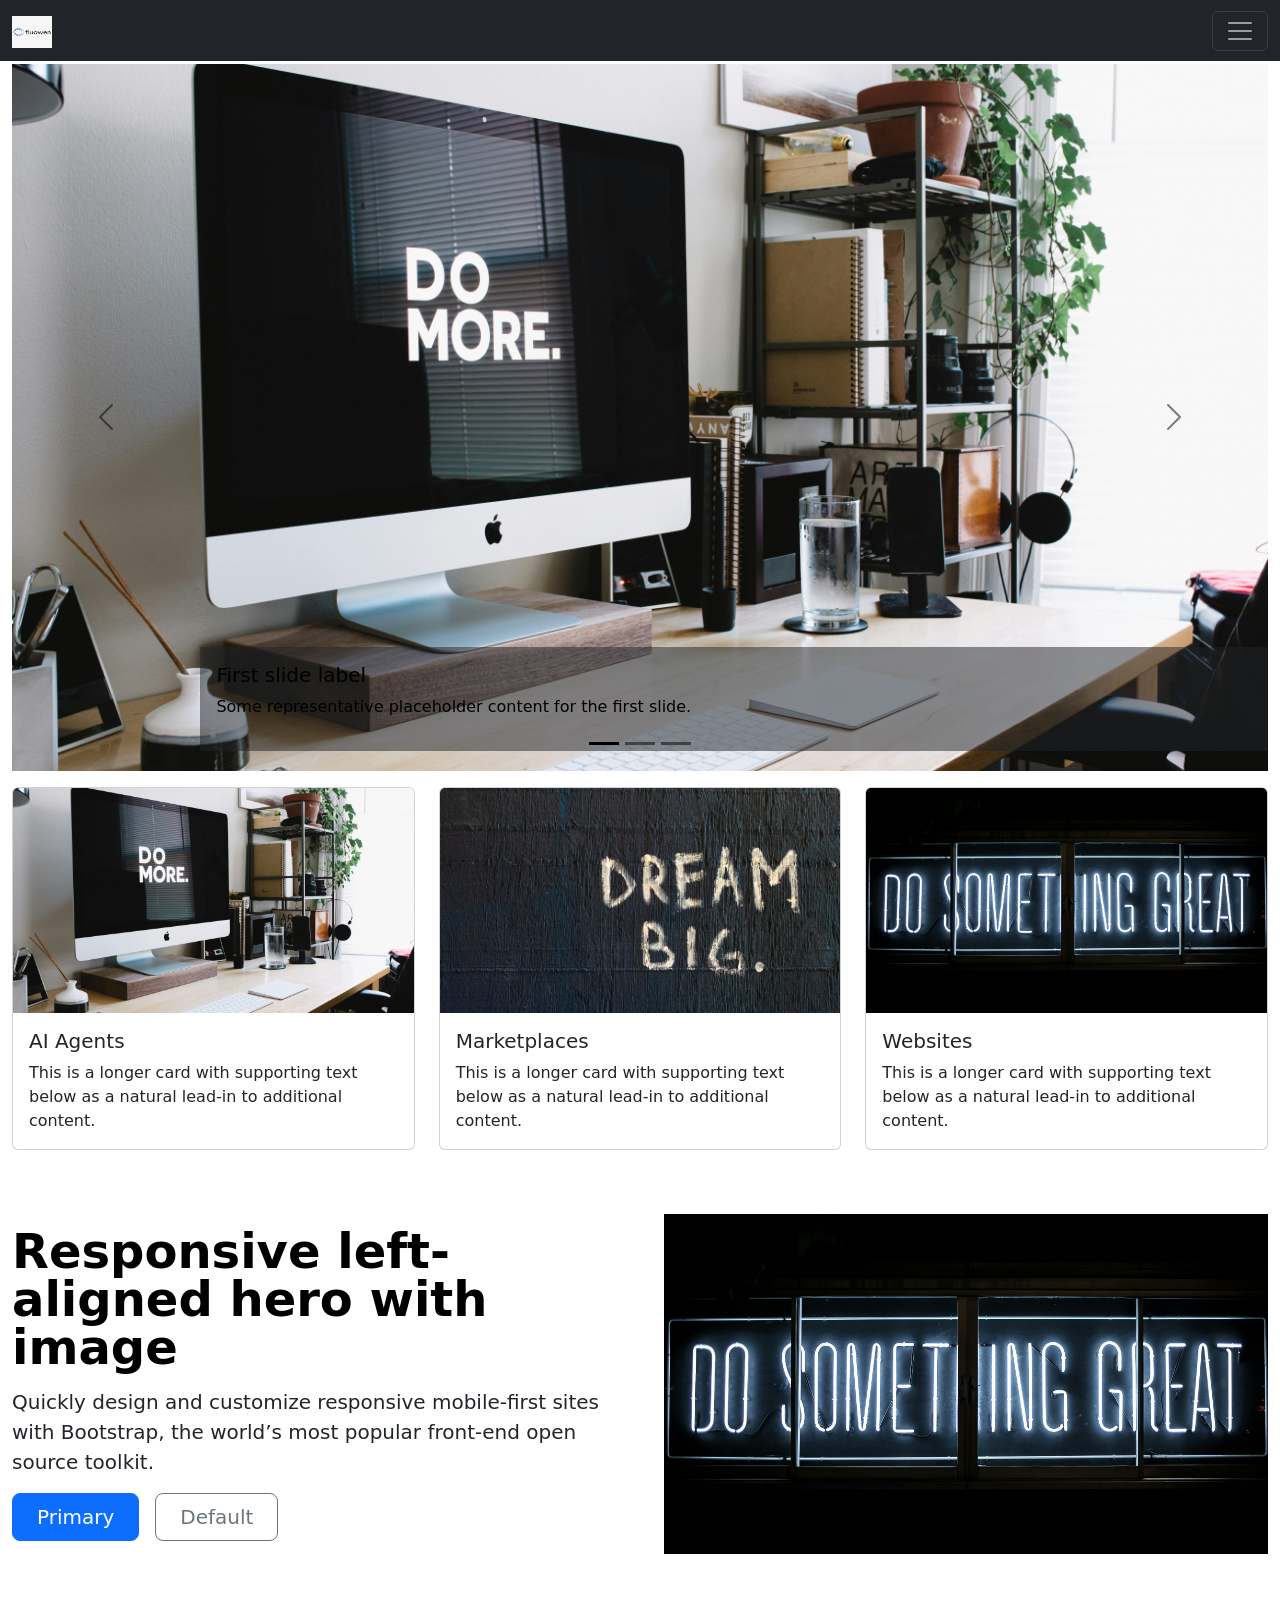
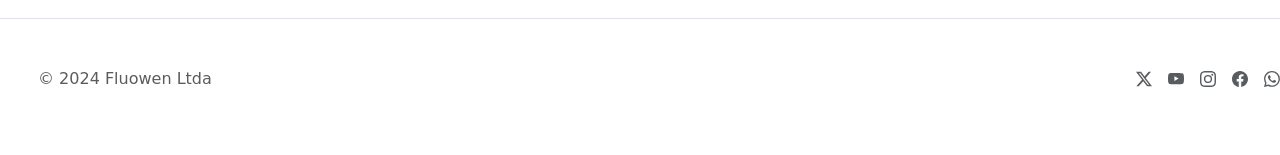
<file: __index.html>
<!doctype html>
<html lang="en">

<head>
    <meta charset="utf-8">
    <meta name="viewport" content="width=device-width, initial-scale=1">
    <title>Fluowen</title>
    <link href="https://cdn.jsdelivr.net/npm/bootstrap@5.3.3/dist/css/bootstrap.min.css" rel="stylesheet"
        integrity="sha384-QWTKZyjpPEjISv5WaRU9OFeRpok6YctnYmDr5pNlyT2bRjXh0JMhjY6hW+ALEwIH" crossorigin="anonymous">
</head>

<body class="pt-5">
    <!-- Navbar -->
    <nav class="navbar navbar-dark bg-dark fixed-top">
        <div class="container-fluid">
            <a class="navbar-brand" href="#">
                <img src="images/00_Logo.png" alt="Fluowen Logo" width="40" height="32"
                    class="d-inline-block align-text-top">
            </a>
            <button class="navbar-toggler" type="button" data-bs-toggle="offcanvas"
                data-bs-target="#offcanvasDarkNavbar" aria-controls="offcanvasDarkNavbar"
                aria-label="Toggle navigation">
                <span class="navbar-toggler-icon"></span>
            </button>
            <div class="offcanvas offcanvas-end text-bg-dark" tabindex="-1" id="offcanvasDarkNavbar"
                aria-labelledby="offcanvasDarkNavbarLabel">
                <div class="offcanvas-header">
                    <h5 class="offcanvas-title" id="offcanvasDarkNavbarLabel">Fluowen</h5>
                    <button type="button" class="btn-close btn-close-white" data-bs-dismiss="offcanvas"
                        aria-label="Close"></button>
                </div>
                <div class="offcanvas-body">
                    <ul class="navbar-nav justify-content-end flex-grow-1 pe-3">
                        <li class="nav-item">
                            <a class="nav-link active" aria-current="page" href="#">Home</a>
                        </li>
                        <li class="nav-item">
                            <a class="nav-link" href="#">Link</a>
                        </li>
                        <li class="nav-item dropdown">
                            <a class="nav-link dropdown-toggle" href="#" role="button" data-bs-toggle="dropdown"
                                aria-expanded="false">
                                Solutions
                            </a>
                            <ul class="dropdown-menu dropdown-menu-dark">
                                <li>
                                    <hr class="dropdown-divider"><strong>Digital</strong>
                                </li>
                                <li><a class="dropdown-item" href="#">AI Agents</a></li>
                                <li><a class="dropdown-item" href="#">Automated Websites</a></li>
                                <li>
                                    <hr class="dropdown-divider"><strong>Media</strong>
                                </li>
                                <li><a class="dropdown-item" href="#">Marketing</a></li>
                            </ul>
                        </li>
                    </ul>
                </div>
            </div>
        </div>
    </nav>

    <!-- Carousel Section -->
    <div class="container-fluid my-3" >
        <div id="carouselAbout" class="carousel carousel-dark slide" data-bs-ride="carousel">
            <div class="carousel-indicators">
                <button type="button" data-bs-target="#carouselAbout" data-bs-slide-to="0" class="active"
                    aria-current="true" aria-label="AI Agents"></button>
                <button type="button" data-bs-target="#carouselAbout" data-bs-slide-to="1"
                    aria-label="Marketplaces overview"></button>
                <button type="button" data-bs-target="#carouselAbout" data-bs-slide-to="2"
                    aria-label="Website design"></button>
            </div>
            <div class="carousel-inner">
                <div class="carousel-item active" data-bs-interval="5000">
                    <img src="images/01_AI_Agents.jpg" class="d-block w-100" alt="AI Agents interacting with users"
                        loading="lazy">
                    <div class="carousel-caption w-100 bg-dark bg-opacity-50 text-start p-3">
                        <h5>First slide label</h5>
                        <p>Some representative placeholder content for the first slide.</p>
                    </div>
                </div>
                <div class="carousel-item" data-bs-interval="5000">
                    <img src="images/02_Marketplaces.jpg" class="d-block w-100" alt="Marketplaces overview"
                        loading="lazy">
                    <div class="carousel-caption w-100 bg-dark bg-opacity-50 text-start p-3">
                        <h5>Second slide label</h5>
                        <p>Some representative placeholder content for the second slide.</p>
                    </div>
                </div>
                <div class="carousel-item" data-bs-interval="5000">
                    <img src="images/03_Websites.jpg" class="d-block w-100" alt="Website designs" loading="lazy">
                    <div class="carousel-caption w-100 bg-dark bg-opacity-50 text-start p-3">
                        <h5>Third slide label</h5>
                        <p>Some representative placeholder content for the third slide.</p>
                    </div>
                </div>
            </div>
            <button class="carousel-control-prev" type="button" data-bs-target="#carouselAbout" data-bs-slide="prev">
                <span class="carousel-control-prev-icon" aria-hidden="true"></span>
                <span class="visually-hidden">Previous</span>
            </button>
            <button class="carousel-control-next" type="button" data-bs-target="#carouselAbout" data-bs-slide="next">
                <span class="carousel-control-next-icon" aria-hidden="true"></span>
                <span class="visually-hidden">Next</span>
            </button>
        </div>
    </div>

    <!-- Cards Section -->
    <div class="container-fluid my-3">
        <div class="row row-cols-1 row-cols-md-3 g-4">
            <div class="col">
                <div class="card h-100">
                    <img src="images/01_AI_Agents.jpg" class="card-img-top" alt="AI Agents" loading="lazy">
                    <div class="card-body">
                        <h5 class="card-title">AI Agents</h5>
                        <p class="card-text">This is a longer card with supporting text below as a natural lead-in
                            to additional content.</p>
                    </div>
                </div>
            </div>
            <div class="col">
                <div class="card h-100">
                    <img src="images/02_Marketplaces.jpg" class="card-img-top" alt="Marketplaces" loading="lazy">
                    <div class="card-body">
                        <h5 class="card-title">Marketplaces</h5>
                        <p class="card-text">This is a longer card with supporting text below as a natural lead-in
                            to additional content.</p>
                    </div>
                </div>
            </div>
            <div class="col">
                <div class="card h-100">
                    <img src="images/03_Websites.jpg" class="card-img-top" alt="Websites" loading="lazy">
                    <div class="card-body">
                        <h5 class="card-title">Websites</h5>
                        <p class="card-text">This is a longer card with supporting text below as a natural lead-in
                            to additional content.</p>
                    </div>
                </div>
            </div>
        </div>
    </div>

    <!-- Hero Section -->
    <div class="container-fluid my-3">
        <div class="row flex-lg-row-reverse align-items-center g-5 py-5">
            <div class="col-10 col-sm-8 col-lg-6">
                <img src="images/03_Websites.jpg" class="d-block mx-lg-auto img-fluid" alt="Responsive web design"
                    width="700" height="500" loading="lazy">
            </div>
            <div class="col-lg-6">
                <h1 class="display-5 fw-bold text-body-emphasis lh-1 mb-3">Responsive left-aligned hero with image</h1>
                <p class="lead">Quickly design and customize responsive mobile-first sites with Bootstrap, the world’s
                    most popular front-end open source toolkit.</p>
                <div class="d-grid gap-2 d-md-flex justify-content-md-start">
                    <button type="button" class="btn btn-primary btn-lg px-4 me-md-2">Primary</button>
                    <button type="button" class="btn btn-outline-secondary btn-lg px-4">Default</button>
                </div>
            </div>
        </div>
    </div>

    <!-- Footer -->
    <footer class="d-flex flex-wrap justify-content-between align-items-center py-5 my-3 border-top">
        <div class="col-md-4 d-flex align-items-center">
            <a href="/" class="mb-3 me-2 mb-md-0 text-body-secondary text-decoration-none lh-1">
                <svg class="bi" width="30" height="24">
                    <use xlink:href="#bootstrap"></use>
                </svg>
            </a>
            <span class="mb-3 mb-md-0 text-body-secondary">© 2024 Fluowen Ltda</span>
        </div>
        <ul class="nav col-md-8 justify-content-end list-unstyled d-flex">
            <li class="ms-3">
                <a href="#" target="_blank" class="text-body-secondary" aria-label="Twitter">
                    <svg xmlns="http://www.w3.org/2000/svg" width="16" height="16" fill="currentColor"
                        class="bi bi-twitter-x" viewBox="0 0 16 16">
                        <path
                            d="M12.6.75h2.454l-5.36 6.142L16 15.25h-4.937l-3.867-5.07-4.425 5.07H.316l5.733-6.57L0 .75h5.063l3.495 4.633L12.601.75Zm-.86 13.028h1.36L4.323 2.145H2.865z" />
                    </svg>
            </li>
            <li class="ms-3">
                <a href="https://www.youtube.com/@fluowen" target="_blank" class="text-body-secondary" aria-label="YouTube">
                    <svg xmlns="http://www.w3.org/2000/svg" width="16" height="16" fill="currentColor" class="bi bi-youtube" viewBox="0 0 16 16">
                        <path d="M8.051 1.999h.089c.822.003 4.987.033 6.11.335a2.01 2.01 0 0 1 1.415 1.42c.101.38.172.883.22 1.402l.01.104.022.26.008.104c.065.914.073 1.77.074 1.957v.075c-.001.194-.01 1.108-.082 2.06l-.008.105-.009.104c-.05.572-.124 1.14-.235 1.558a2.01 2.01 0 0 1-1.415 1.42c-1.16.312-5.569.334-6.18.335h-.142c-.309 0-1.587-.006-2.927-.052l-.17-.006-.087-.004-.171-.007-.171-.007c-1.11-.049-2.167-.128-2.654-.26a2.01 2.01 0 0 1-1.415-1.419c-.111-.417-.185-.986-.235-1.558L.09 9.82l-.008-.104A31 31 0 0 1 0 7.68v-.123c.002-.215.01-.958.064-1.778l.007-.103.003-.052.008-.104.022-.26.01-.104c.048-.519.119-1.023.22-1.402a2.01 2.01 0 0 1 1.415-1.42c.487-.13 1.544-.21 2.654-.26l.17-.007.172-.006.086-.003.171-.007A100 100 0 0 1 7.858 2zM6.4 5.209v4.818l4.157-2.408z"/>
                      </svg>
            </li>
            <li class="ms-3">
                <a href="#" target="_blank" class="text-body-secondary" aria-label="Instagram">
                    <svg xmlns="http://www.w3.org/2000/svg" width="16" height="16" fill="currentColor"
                        class="bi bi-instagram" viewBox="0 0 16 16">
                        <path
                            d="M8 0C5.829 0 5.556.01 4.703.048 3.85.088 3.269.222 2.76.42a3.9 3.9 0 0 0-1.417.923A3.9 3.9 0 0 0 .42 2.76C.222 3.268.087 3.85.048 4.7.01 5.555 0 5.827 0 8.001c0 2.172.01 2.444.048 3.297.04.852.174 1.433.372 1.942.205.526.478.972.923 1.417.444.445.89.719 1.416.923.51.198 1.09.333 1.942.372C5.555 15.99 5.827 16 8 16s2.444-.01 3.298-.048c.851-.04 1.434-.174 1.943-.372a3.9 3.9 0 0 0 1.416-.923c.445-.445.718-.891.923-1.417.197-.509.332-1.09.372-1.942C15.99 10.445 16 10.173 16 8s-.01-2.445-.048-3.299c-.04-.851-.175-1.433-.372-1.941a3.9 3.9 0 0 0-.923-1.417A3.9 3.9 0 0 0 13.24.42c-.51-.198-1.092-.333-1.943-.372C10.443.01 10.172 0 7.998 0zm-.717 1.442h.718c2.136 0 2.389.007 3.232.046.78.035 1.204.166 1.486.275.373.145.64.319.92.599s.453.546.598.92c.11.281.24.705.275 1.485.039.843.047 1.096.047 3.231s-.008 2.389-.047 3.232c-.035.78-.166 1.203-.275 1.485a2.5 2.5 0 0 1-.599.919c-.28.28-.546.453-.92.598-.28.11-.704.24-1.485.276-.843.038-1.096.047-3.232.047s-2.39-.009-3.233-.047c-.78-.036-1.203-.166-1.485-.276a2.5 2.5 0 0 1-.92-.598 2.5 2.5 0 0 1-.6-.92c-.109-.281-.24-.705-.275-1.485-.038-.843-.046-1.096-.046-3.233s.008-2.388.046-3.231c.036-.78.166-1.204.276-1.486.145-.373.319-.64.599-.92s.546-.453.92-.598c.282-.11.705-.24 1.485-.276.738-.034 1.024-.044 2.515-.045zm4.988 1.328a.96.96 0 1 0 0 1.92.96.96 0 0 0 0-1.92m-4.27 1.122a4.109 4.109 0 1 0 0 8.217 4.109 4.109 0 0 0 0-8.217m0 1.441a2.667 2.667 0 1 1 0 5.334 2.667 2.667 0 0 1 0-5.334" />
                    </svg>
            </li>
            <li class="ms-3">
                <a href="#" target="_blank" class="text-body-secondary" aria-label="Facebook">
                    <svg xmlns="http://www.w3.org/2000/svg" width="16" height="16" fill="currentColor"
                        class="bi bi-facebook" viewBox="0 0 16 16">
                        <path
                            d="M16 8.049c0-4.446-3.582-8.05-8-8.05C3.58 0-.002 3.603-.002 8.05c0 4.017 2.926 7.347 6.75 7.951v-5.625h-2.03V8.05H6.75V6.275c0-2.017 1.195-3.131 3.022-3.131.876 0 1.791.157 1.791.157v1.98h-1.009c-.993 0-1.303.621-1.303 1.258v1.51h2.218l-.354 2.326H9.25V16c3.824-.604 6.75-3.934 6.75-7.951" />
                    </svg>
            </li>
            <li class="ms-3">
                <a href="https://wa.me/55119815954848" target="_blank" class="text-body-secondary" aria-label="WhatsApp">
                    <svg xmlns="http://www.w3.org/2000/svg" width="16" height="16" fill="currentColor"
                        class="bi bi-whatsapp" viewBox="0 0 16 16">
                        <path
                            d="M13.601 2.326A7.85 7.85 0 0 0 7.994 0C3.627 0 .068 3.558.064 7.926c0 1.399.366 2.76 1.057 3.965L0 16l4.204-1.102a7.9 7.9 0 0 0 3.79.965h.004c4.368 0 7.926-3.558 7.93-7.93A7.9 7.9 0 0 0 13.6 2.326zM7.994 14.521a6.6 6.6 0 0 1-3.356-.92l-.24-.144-2.494.654.666-2.433-.156-.251a6.56 6.56 0 0 1-1.007-3.505c0-3.626 2.957-6.584 6.591-6.584a6.56 6.56 0 0 1 4.66 1.931 6.56 6.56 0 0 1 1.928 4.66c-.004 3.639-2.961 6.592-6.592 6.592m3.615-4.934c-.197-.099-1.17-.578-1.353-.646-.182-.065-.315-.099-.445.099-.133.197-.513.646-.627.775-.114.133-.232.148-.43.05-.197-.1-.836-.308-1.592-.985-.59-.525-.985-1.175-1.103-1.372-.114-.198-.011-.304.088-.403.087-.088.197-.232.296-.346.1-.114.133-.198.198-.33.065-.134.034-.248-.015-.347-.05-.099-.445-1.076-.612-1.47-.16-.389-.323-.335-.445-.34-.114-.007-.247-.007-.38-.007a.73.73 0 0 0-.529.247c-.182.198-.691.677-.691 1.654s.71 1.916.81 2.049c.098.133 1.394 2.132 3.383 2.992.47.205.84.326 1.129.418.475.152.904.129 1.246.08.38-.058 1.171-.48 1.338-.943.164-.464.164-.86.114-.943-.049-.084-.182-.133-.38-.232" />
                    </svg>
            </li>
        </ul>
    </footer>

    <script src="https://cdn.jsdelivr.net/npm/bootstrap@5.3.3/dist/js/bootstrap.bundle.min.js"
        integrity="sha384-YvpcrYf0tY3lHB60NNkmXc5s9fDVZLESaAA55NDzOxhy9GkcIdslK1eN7N6jIeHz"
        crossorigin="anonymous"></script>
</body>

</html>
</file>
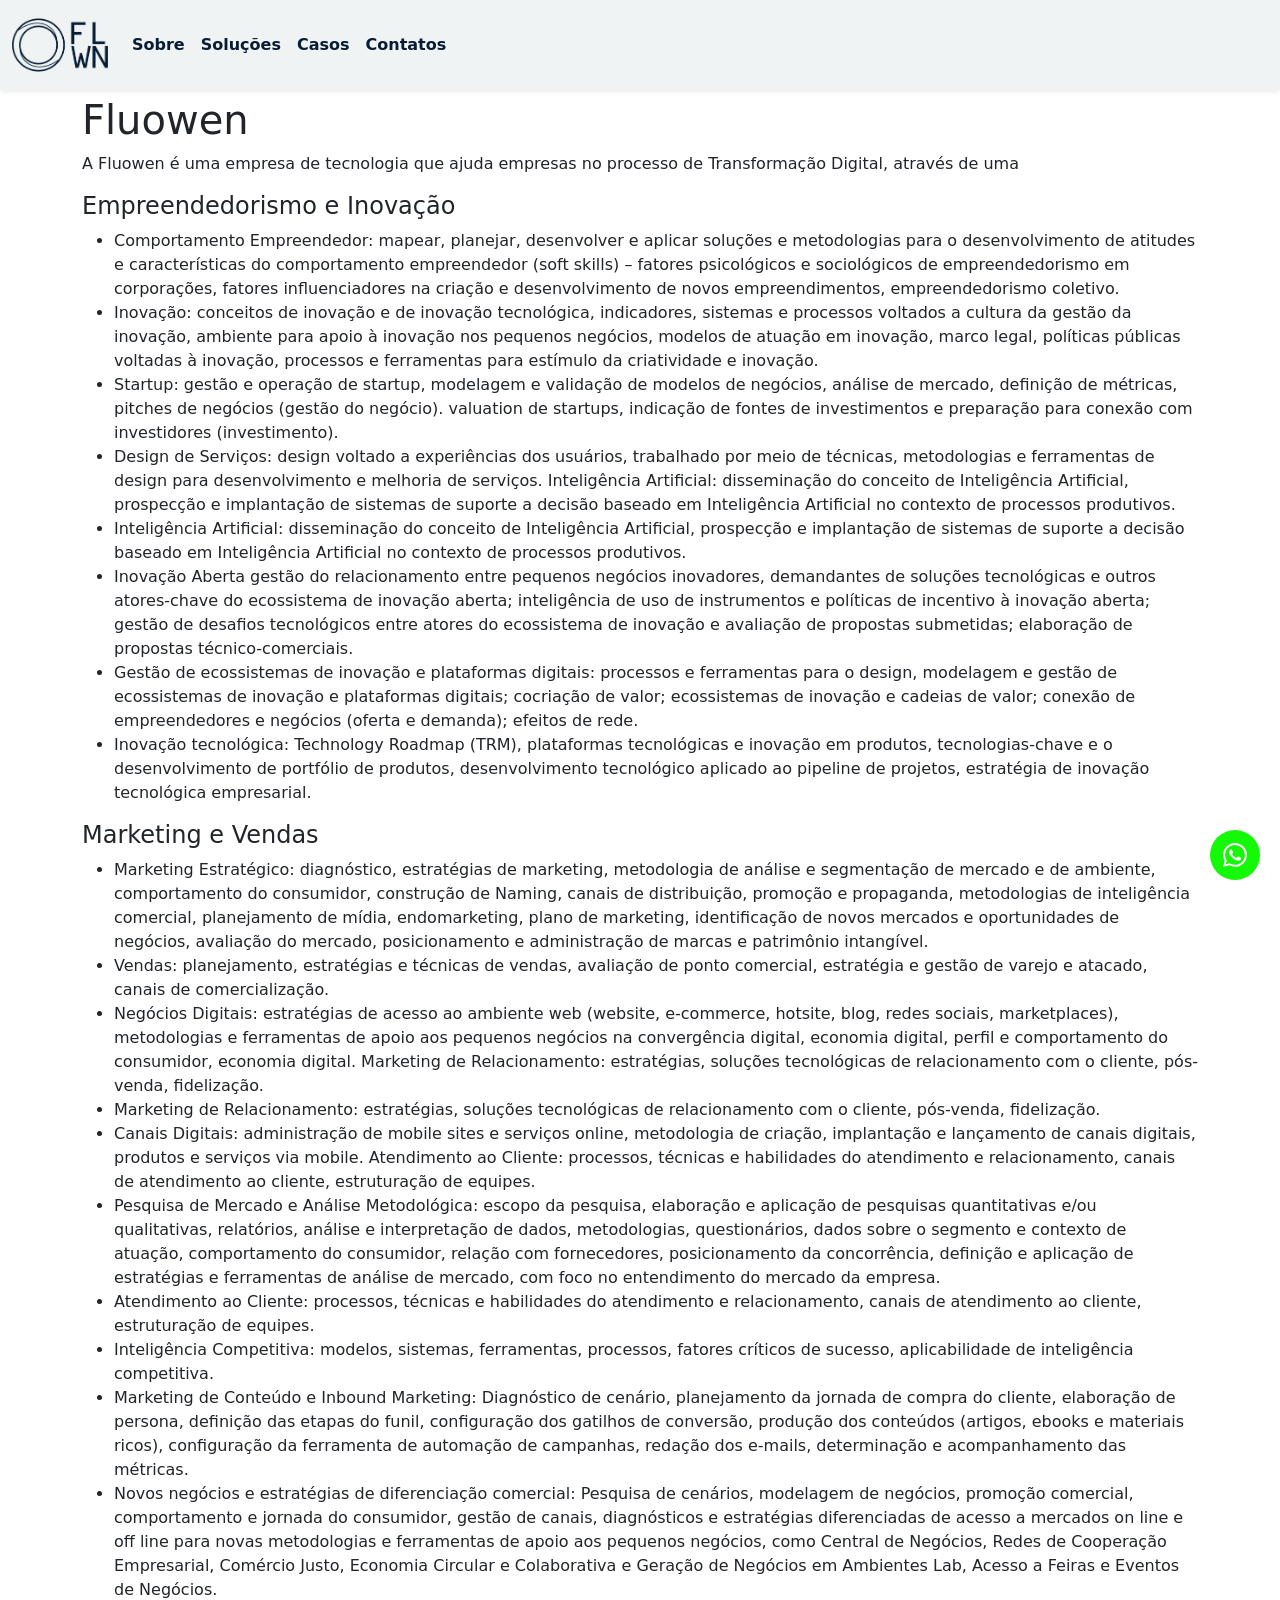
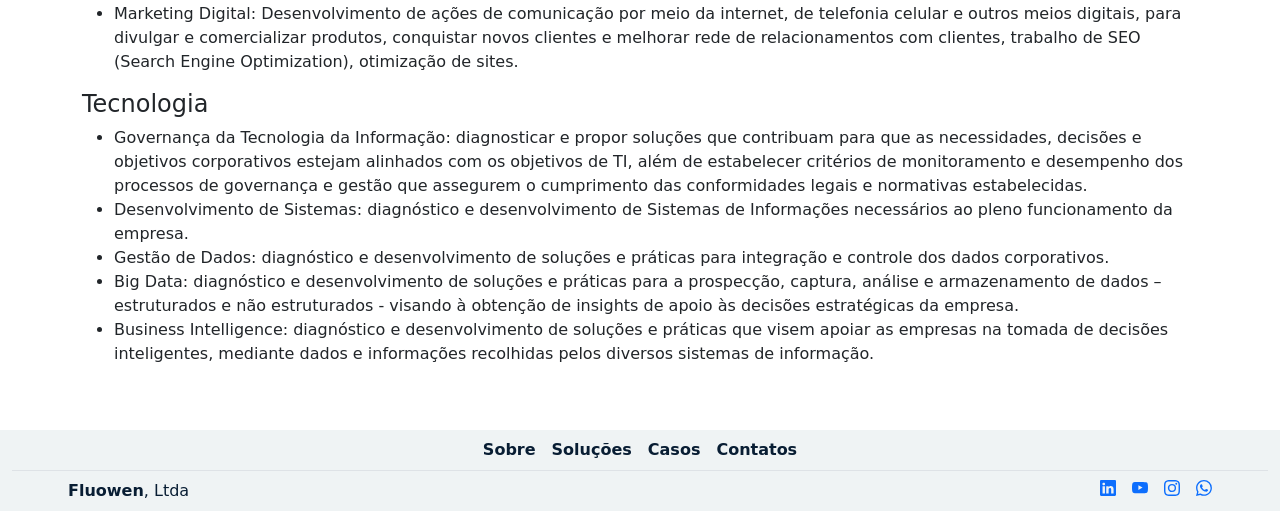
<file: solutions.html>
<!doctype html>
<html lang="pt-BR">

<head>
    <meta charset="utf-8">
    <meta name="viewport" content="width=device-width, initial-scale=1">
    <title>Sandbox</title>
    <link href="https://cdn.jsdelivr.net/npm/bootstrap@5.3.3/dist/css/bootstrap.min.css" rel="stylesheet"
        integrity="sha384-QWTKZyjpPEjISv5WaRU9OFeRpok6YctnYmDr5pNlyT2bRjXh0JMhjY6hW+ALEwIH" crossorigin="anonymous">
    <link rel="stylesheet" href="https://cdn.jsdelivr.net/npm/bootstrap-icons@1.11.3/font/bootstrap-icons.min.css">
</head>

<body>

    <div id="header-placeholder"></div>
    <div id="contact-placeholder"></div>

    <section id="Solutions" class="mt-5">
        <div class="container py-5">
            <h1>Fluowen</h1>
            <p>A Fluowen é uma empresa de tecnologia que ajuda empresas no processo de
                Transformação Digital, através de uma
            <h4>Empreendedorismo e Inovação</h4>
            <ul>
                <li>
                    Comportamento Empreendedor: mapear, planejar,
                    desenvolver e aplicar soluções e metodologias para o
                    desenvolvimento de atitudes e características do comportamento
                    empreendedor (soft skills) – fatores psicológicos e sociológicos de
                    empreendedorismo em corporações, fatores influenciadores na
                    criação e desenvolvimento de novos empreendimentos,
                    empreendedorismo coletivo.
                </li>
                <li>
                    Inovação: conceitos de inovação e de inovação tecnológica,
                    indicadores, sistemas e processos voltados a cultura da gestão da
                    inovação, ambiente para apoio à inovação nos pequenos negócios,
                    modelos de atuação em inovação, marco legal, políticas públicas
                    voltadas à inovação, processos e ferramentas para estímulo da
                    criatividade e inovação.
                </li>
                <li>
                    Startup: gestão e operação de startup, modelagem e
                    validação de modelos de negócios, análise de mercado, definição de
                    métricas, pitches de negócios (gestão do negócio). valuation de
                    startups, indicação de fontes de investimentos e preparação para
                    conexão com investidores (investimento).
                </li>
                <li>
                    Design de Serviços: design voltado a experiências dos
                    usuários, trabalhado por meio de técnicas, metodologias e
                    ferramentas de design para desenvolvimento e melhoria de serviços.
                    Inteligência Artificial: disseminação do conceito de
                    Inteligência Artificial, prospecção e implantação de sistemas de
                    suporte a decisão baseado em Inteligência Artificial no contexto de
                    processos produtivos.
                </li>
                <li>
                    Inteligência Artificial: disseminação do conceito de
                    Inteligência Artificial, prospecção e implantação de sistemas de
                    suporte a decisão baseado em Inteligência Artificial no contexto de
                    processos produtivos.
                </li>
                <li>
                    Inovação Aberta gestão do relacionamento entre pequenos
                    negócios inovadores, demandantes de soluções tecnológicas e
                    outros atores-chave do ecossistema de inovação aberta; inteligência
                    de uso de instrumentos e políticas de incentivo à inovação aberta;
                    gestão de desafios tecnológicos entre atores do ecossistema de
                    inovação e avaliação de propostas submetidas; elaboração de
                    propostas técnico-comerciais.
                </li>
                <li>
                    Gestão de ecossistemas de inovação e plataformas
                    digitais: processos e ferramentas para o design, modelagem e
                    gestão de ecossistemas de inovação e plataformas digitais; cocriação
                    de valor; ecossistemas de inovação e cadeias de valor;
                    conexão de empreendedores e negócios (oferta e demanda); efeitos
                    de rede.
                </li>
                <li>
                    Inovação tecnológica: Technology Roadmap (TRM),
                    plataformas tecnológicas e inovação em produtos, tecnologias-chave
                    e o desenvolvimento de portfólio de produtos, desenvolvimento
                    tecnológico aplicado ao pipeline de projetos, estratégia de inovação
                    tecnológica empresarial.
                </li>
            </ul>
            <h4>Marketing e Vendas</h4>
            <ul>
                <li>Marketing Estratégico: diagnóstico, estratégias de marketing,
                    metodologia de análise e segmentação de mercado e de ambiente,
                    comportamento do consumidor, construção de Naming, canais de
                    distribuição, promoção e propaganda, metodologias de inteligência
                    comercial, planejamento de mídia, endomarketing, plano de
                    marketing, identificação de novos mercados e oportunidades de
                    negócios, avaliação do mercado, posicionamento e administração
                    de marcas e patrimônio intangível.</li>
                <li>
                    Vendas: planejamento, estratégias e técnicas de vendas,
                    avaliação de ponto comercial, estratégia e gestão de varejo e
                    atacado, canais de comercialização.
                </li>
                <li>
                    Negócios Digitais: estratégias de acesso ao ambiente web
                    (website, e-commerce, hotsite, blog, redes sociais, marketplaces),
                    metodologias e ferramentas de apoio aos pequenos negócios na
                    convergência digital, economia digital, perfil e comportamento do
                    consumidor, economia digital.
                    Marketing de Relacionamento: estratégias, soluções
                    tecnológicas de relacionamento com o cliente, pós-venda,
                    fidelização.
                </li>
                <li>
                    Marketing de Relacionamento: estratégias, soluções
                    tecnológicas de relacionamento com o cliente, pós-venda,
                    fidelização.
                </li>
                <li>
                    Canais Digitais: administração de mobile sites e serviços online,
                    metodologia de criação, implantação e lançamento de canais
                    digitais, produtos e serviços via mobile.
                    Atendimento ao Cliente: processos, técnicas e habilidades
                    do atendimento e relacionamento, canais de atendimento ao cliente,
                    estruturação de equipes.
                </li>
                <li>
                    Pesquisa de Mercado e Análise Metodológica: escopo da
                    pesquisa, elaboração e aplicação de pesquisas quantitativas e/ou
                    qualitativas, relatórios, análise e interpretação de dados,
                    metodologias, questionários, dados sobre o segmento e contexto de
                    atuação, comportamento do consumidor, relação com fornecedores,
                    posicionamento da concorrência, definição e aplicação de
                    estratégias e ferramentas de análise de mercado, com foco no
                    entendimento do mercado da empresa.
                </li>
                <li>
                    Atendimento ao Cliente: processos, técnicas e habilidades
                    do atendimento e relacionamento, canais de atendimento ao cliente,
                    estruturação de equipes.
                </li>
                <li>
                    Inteligência Competitiva: modelos, sistemas, ferramentas,
                    processos, fatores críticos de sucesso, aplicabilidade de inteligência
                    competitiva.
                </li>
                <li>
                    Marketing de Conteúdo e Inbound Marketing: Diagnóstico
                    de cenário, planejamento da jornada de compra do cliente,
                    elaboração de persona, definição das etapas do funil, configuração
                    dos gatilhos de conversão, produção dos conteúdos (artigos, ebooks
                    e materiais ricos), configuração da ferramenta de automação
                    de campanhas, redação dos e-mails, determinação e
                    acompanhamento das métricas.
                </li>
                <li>
                    Novos negócios e estratégias de diferenciação comercial:
                    Pesquisa de cenários, modelagem de negócios, promoção
                    comercial, comportamento e jornada do consumidor, gestão de
                    canais, diagnósticos e estratégias diferenciadas de acesso a
                    mercados on line e off line para novas metodologias e ferramentas
                    de apoio aos pequenos negócios, como Central de Negócios, Redes
                    de Cooperação Empresarial, Comércio Justo, Economia Circular e
                    Colaborativa e Geração de Negócios em Ambientes Lab, Acesso a
                    Feiras e Eventos de Negócios.
                </li>
                <li>
                    Marketing Digital: Desenvolvimento de ações de
                    comunicação por meio da internet, de telefonia celular e outros
                    meios digitais, para divulgar e comercializar produtos, conquistar
                    novos clientes e melhorar rede de relacionamentos com clientes,
                    trabalho de SEO (Search Engine Optimization), otimização de sites.
                </li>
            </ul>

            <h4>Tecnologia</h4>
            <ul>
                <li>
                    Governança da Tecnologia da Informação: diagnosticar e
                    propor soluções que contribuam para que as necessidades, decisões
                    e objetivos corporativos estejam alinhados com os objetivos de TI,
                    além de estabelecer critérios de monitoramento e desempenho dos
                    processos de governança e gestão que assegurem o cumprimento
                    das conformidades legais e normativas estabelecidas.
                </li>
                <li>
                    Desenvolvimento de Sistemas: diagnóstico e
                    desenvolvimento de Sistemas de Informações necessários ao pleno
                    funcionamento da empresa.
                </li>
                <li>
                    Gestão de Dados: diagnóstico e desenvolvimento de soluções
                    e práticas para integração e controle dos dados corporativos.

                </li>
                <li>
                    Big Data: diagnóstico e desenvolvimento de soluções e
                    práticas para a prospecção, captura, análise e armazenamento de
                    dados – estruturados e não estruturados - visando à obtenção de
                    insights de apoio às decisões estratégicas da empresa.
                </li>
                <li>
                    Business Intelligence: diagnóstico e desenvolvimento de
                    soluções e práticas que visem apoiar as empresas na tomada de
                    decisões inteligentes, mediante dados e informações recolhidas
                    pelos diversos sistemas de informação.
                </li>
            </ul>
        </div>
    </section>

    <div id="footer-placeholder"></div>

    <script>
        // Função para carregar componentes HTML
        function loadComponent(id, url) {
            fetch(url)
                .then(response => response.text())
                .then(data => {
                    document.getElementById(id).innerHTML = data;
                });
        }
        // Carregar Header e Footer
        loadComponent('header-placeholder', 'components/header.html');
        loadComponent('contact-placeholder', 'components/contact.html');
        loadComponent('footer-placeholder', 'components/footer.html');
    </script>

    <script src="https://cdn.jsdelivr.net/npm/bootstrap@5.3.3/dist/js/bootstrap.bundle.min.js"
        integrity="sha384-YvpcrYf0tY3lHB60NNkmXc5s9fDVZLESaAA55NDzOxhy9GkcIdslK1eN7N6jIeHz"
        crossorigin="anonymous"></script>
</body>
</file>
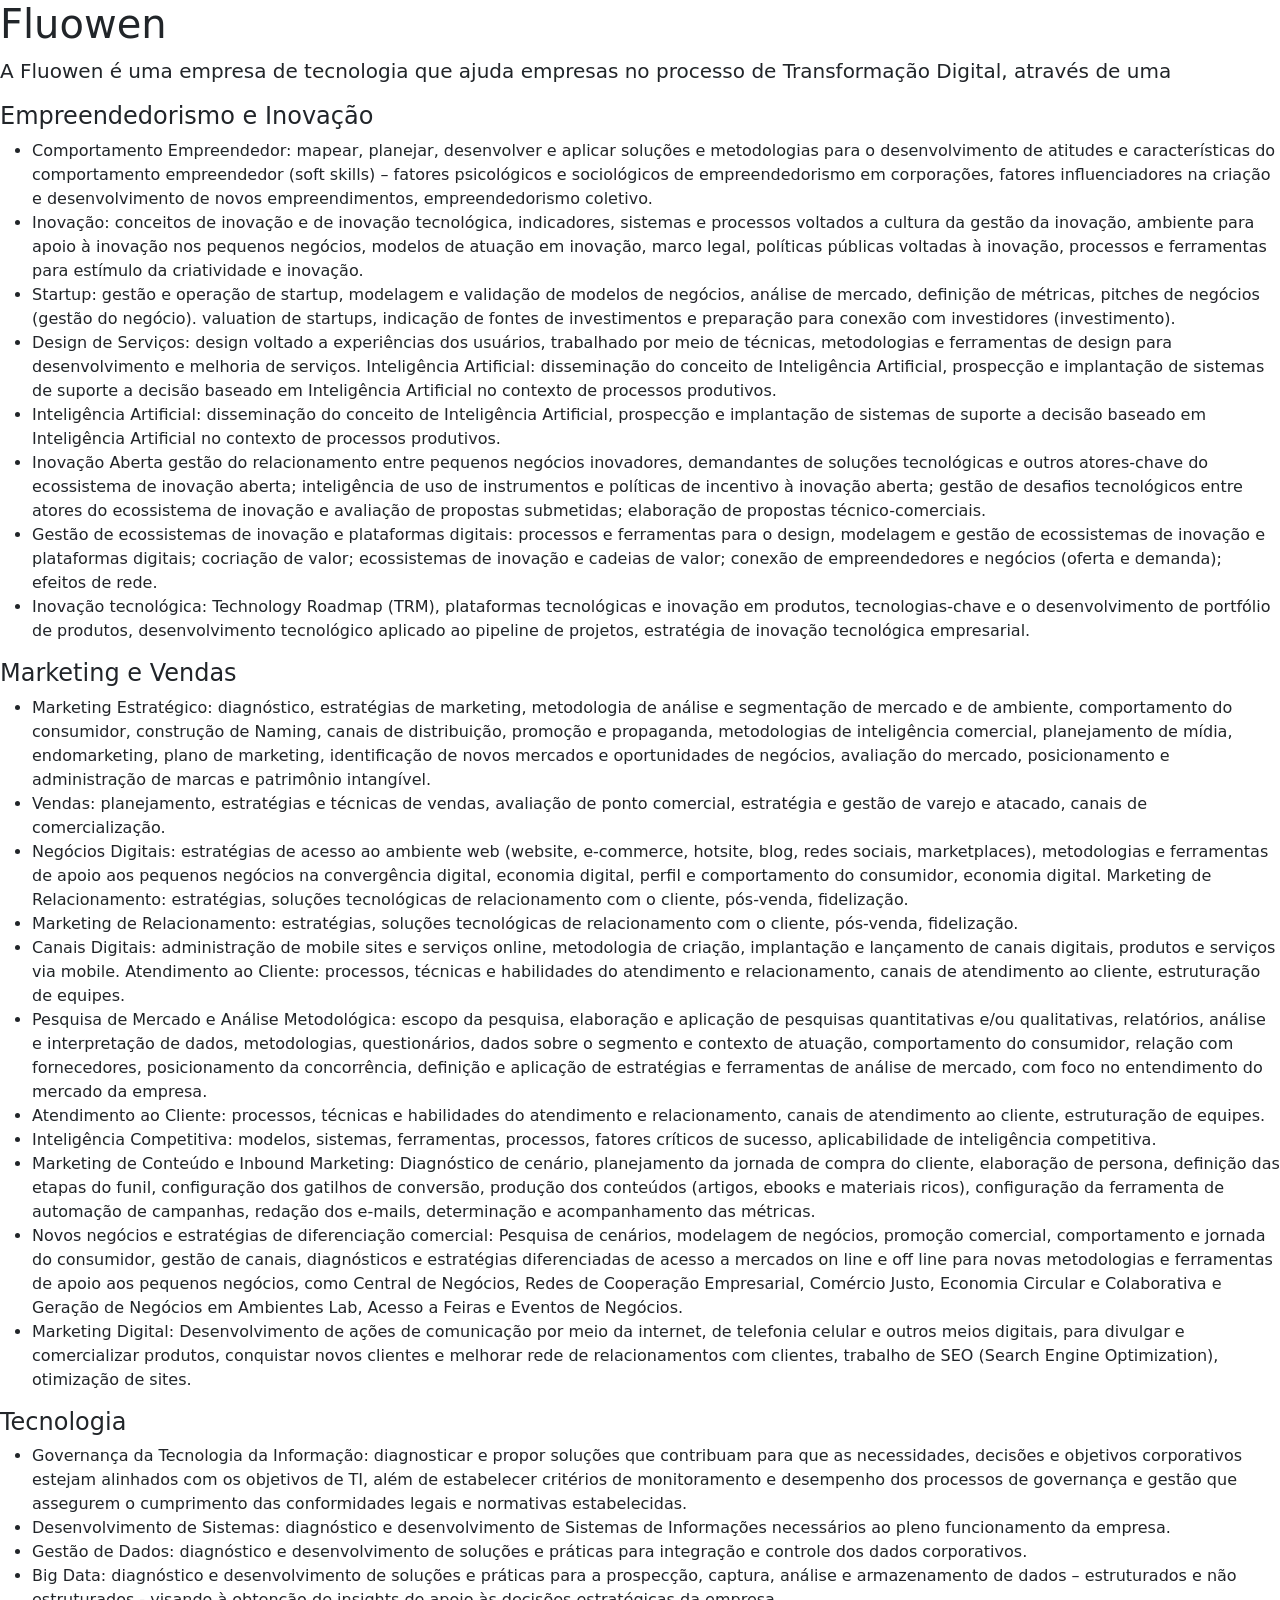
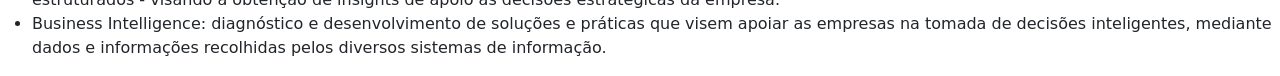
<file: public/about.html>
<!doctype html>
<html lang="en">

<head>
    <meta charset="utf-8">
    <meta name="viewport" content="width=device-width, initial-scale=1">
    <title>Sandbox</title>
    <link href="https://cdn.jsdelivr.net/npm/bootstrap@5.3.3/dist/css/bootstrap.min.css" rel="stylesheet"
        integrity="sha384-QWTKZyjpPEjISv5WaRU9OFeRpok6YctnYmDr5pNlyT2bRjXh0JMhjY6hW+ALEwIH" crossorigin="anonymous">
    <link rel="stylesheet" href="https://cdn.jsdelivr.net/npm/bootstrap-icons@1.11.3/font/bootstrap-icons.min.css">
</head>

<body>
    <h1>Fluowen</h1>
    <p class="lead">A Fluowen é uma empresa de tecnologia que ajuda empresas no processo de
        Transformação Digital, através de uma
    <h4>Empreendedorismo e Inovação</h4>
    <ul>
        <li>
            Comportamento Empreendedor: mapear, planejar,
            desenvolver e aplicar soluções e metodologias para o
            desenvolvimento de atitudes e características do comportamento
            empreendedor (soft skills) – fatores psicológicos e sociológicos de
            empreendedorismo em corporações, fatores influenciadores na
            criação e desenvolvimento de novos empreendimentos,
            empreendedorismo coletivo.
        </li>
        <li>
            Inovação: conceitos de inovação e de inovação tecnológica,
            indicadores, sistemas e processos voltados a cultura da gestão da
            inovação, ambiente para apoio à inovação nos pequenos negócios,
            modelos de atuação em inovação, marco legal, políticas públicas
            voltadas à inovação, processos e ferramentas para estímulo da
            criatividade e inovação.
        </li>
        <li>
            Startup: gestão e operação de startup, modelagem e
            validação de modelos de negócios, análise de mercado, definição de
            métricas, pitches de negócios (gestão do negócio). valuation de
            startups, indicação de fontes de investimentos e preparação para
            conexão com investidores (investimento).
        </li>
        <li>
            Design de Serviços: design voltado a experiências dos
            usuários, trabalhado por meio de técnicas, metodologias e
            ferramentas de design para desenvolvimento e melhoria de serviços.
            Inteligência Artificial: disseminação do conceito de
            Inteligência Artificial, prospecção e implantação de sistemas de
            suporte a decisão baseado em Inteligência Artificial no contexto de
            processos produtivos.
        </li>
        <li>
            Inteligência Artificial: disseminação do conceito de
            Inteligência Artificial, prospecção e implantação de sistemas de
            suporte a decisão baseado em Inteligência Artificial no contexto de
            processos produtivos.
        </li>
        <li>
            Inovação Aberta gestão do relacionamento entre pequenos
            negócios inovadores, demandantes de soluções tecnológicas e
            outros atores-chave do ecossistema de inovação aberta; inteligência
            de uso de instrumentos e políticas de incentivo à inovação aberta;
            gestão de desafios tecnológicos entre atores do ecossistema de
            inovação e avaliação de propostas submetidas; elaboração de
            propostas técnico-comerciais.
        </li>
        <li>
            Gestão de ecossistemas de inovação e plataformas
            digitais: processos e ferramentas para o design, modelagem e
            gestão de ecossistemas de inovação e plataformas digitais; cocriação
            de valor; ecossistemas de inovação e cadeias de valor;
            conexão de empreendedores e negócios (oferta e demanda); efeitos
            de rede.
        </li>
        <li>
            Inovação tecnológica: Technology Roadmap (TRM),
            plataformas tecnológicas e inovação em produtos, tecnologias-chave
            e o desenvolvimento de portfólio de produtos, desenvolvimento
            tecnológico aplicado ao pipeline de projetos, estratégia de inovação
            tecnológica empresarial.
        </li>
    </ul>
    <h4>Marketing e Vendas</h4>
    <ul>
        <li>Marketing Estratégico: diagnóstico, estratégias de marketing,
            metodologia de análise e segmentação de mercado e de ambiente,
            comportamento do consumidor, construção de Naming, canais de
            distribuição, promoção e propaganda, metodologias de inteligência
            comercial, planejamento de mídia, endomarketing, plano de
            marketing, identificação de novos mercados e oportunidades de
            negócios, avaliação do mercado, posicionamento e administração
            de marcas e patrimônio intangível.</li>
        <li>
            Vendas: planejamento, estratégias e técnicas de vendas,
            avaliação de ponto comercial, estratégia e gestão de varejo e
            atacado, canais de comercialização.
        </li>
        <li>
            Negócios Digitais: estratégias de acesso ao ambiente web
            (website, e-commerce, hotsite, blog, redes sociais, marketplaces),
            metodologias e ferramentas de apoio aos pequenos negócios na
            convergência digital, economia digital, perfil e comportamento do
            consumidor, economia digital.
            Marketing de Relacionamento: estratégias, soluções
            tecnológicas de relacionamento com o cliente, pós-venda,
            fidelização.
        </li>
        <li>
            Marketing de Relacionamento: estratégias, soluções
            tecnológicas de relacionamento com o cliente, pós-venda,
            fidelização.
        </li>
        <li>
            Canais Digitais: administração de mobile sites e serviços online,
            metodologia de criação, implantação e lançamento de canais
            digitais, produtos e serviços via mobile.
            Atendimento ao Cliente: processos, técnicas e habilidades
            do atendimento e relacionamento, canais de atendimento ao cliente,
            estruturação de equipes.
        </li>
        <li>
            Pesquisa de Mercado e Análise Metodológica: escopo da
            pesquisa, elaboração e aplicação de pesquisas quantitativas e/ou
            qualitativas, relatórios, análise e interpretação de dados,
            metodologias, questionários, dados sobre o segmento e contexto de
            atuação, comportamento do consumidor, relação com fornecedores,
            posicionamento da concorrência, definição e aplicação de
            estratégias e ferramentas de análise de mercado, com foco no
            entendimento do mercado da empresa.
        </li>
        <li>
            Atendimento ao Cliente: processos, técnicas e habilidades
            do atendimento e relacionamento, canais de atendimento ao cliente,
            estruturação de equipes.
        </li>
        <li>
            Inteligência Competitiva: modelos, sistemas, ferramentas,
            processos, fatores críticos de sucesso, aplicabilidade de inteligência
            competitiva.
        </li>
        <li>
            Marketing de Conteúdo e Inbound Marketing: Diagnóstico
            de cenário, planejamento da jornada de compra do cliente,
            elaboração de persona, definição das etapas do funil, configuração
            dos gatilhos de conversão, produção dos conteúdos (artigos, ebooks
            e materiais ricos), configuração da ferramenta de automação
            de campanhas, redação dos e-mails, determinação e
            acompanhamento das métricas.
        </li>
        <li>
            Novos negócios e estratégias de diferenciação comercial:
            Pesquisa de cenários, modelagem de negócios, promoção
            comercial, comportamento e jornada do consumidor, gestão de
            canais, diagnósticos e estratégias diferenciadas de acesso a
            mercados on line e off line para novas metodologias e ferramentas
            de apoio aos pequenos negócios, como Central de Negócios, Redes
            de Cooperação Empresarial, Comércio Justo, Economia Circular e
            Colaborativa e Geração de Negócios em Ambientes Lab, Acesso a
            Feiras e Eventos de Negócios.
        </li>
        <li>
            Marketing Digital: Desenvolvimento de ações de
            comunicação por meio da internet, de telefonia celular e outros
            meios digitais, para divulgar e comercializar produtos, conquistar
            novos clientes e melhorar rede de relacionamentos com clientes,
            trabalho de SEO (Search Engine Optimization), otimização de sites.
        </li>
    </ul>

    <h4>Tecnologia</h4>
    <ul>
        <li>
            Governança da Tecnologia da Informação: diagnosticar e
            propor soluções que contribuam para que as necessidades, decisões
            e objetivos corporativos estejam alinhados com os objetivos de TI,
            além de estabelecer critérios de monitoramento e desempenho dos
            processos de governança e gestão que assegurem o cumprimento
            das conformidades legais e normativas estabelecidas.
        </li>
        <li>
            Desenvolvimento de Sistemas: diagnóstico e
            desenvolvimento de Sistemas de Informações necessários ao pleno
            funcionamento da empresa.
        </li>
        <li>
            Gestão de Dados: diagnóstico e desenvolvimento de soluções
            e práticas para integração e controle dos dados corporativos.

        </li>
        <li>
            Big Data: diagnóstico e desenvolvimento de soluções e
            práticas para a prospecção, captura, análise e armazenamento de
            dados – estruturados e não estruturados - visando à obtenção de
            insights de apoio às decisões estratégicas da empresa.
        </li>
        <li>
            Business Intelligence: diagnóstico e desenvolvimento de
            soluções e práticas que visem apoiar as empresas na tomada de
            decisões inteligentes, mediante dados e informações recolhidas
            pelos diversos sistemas de informação.
        </li>
    </ul>
    </div>
</body
</file>
